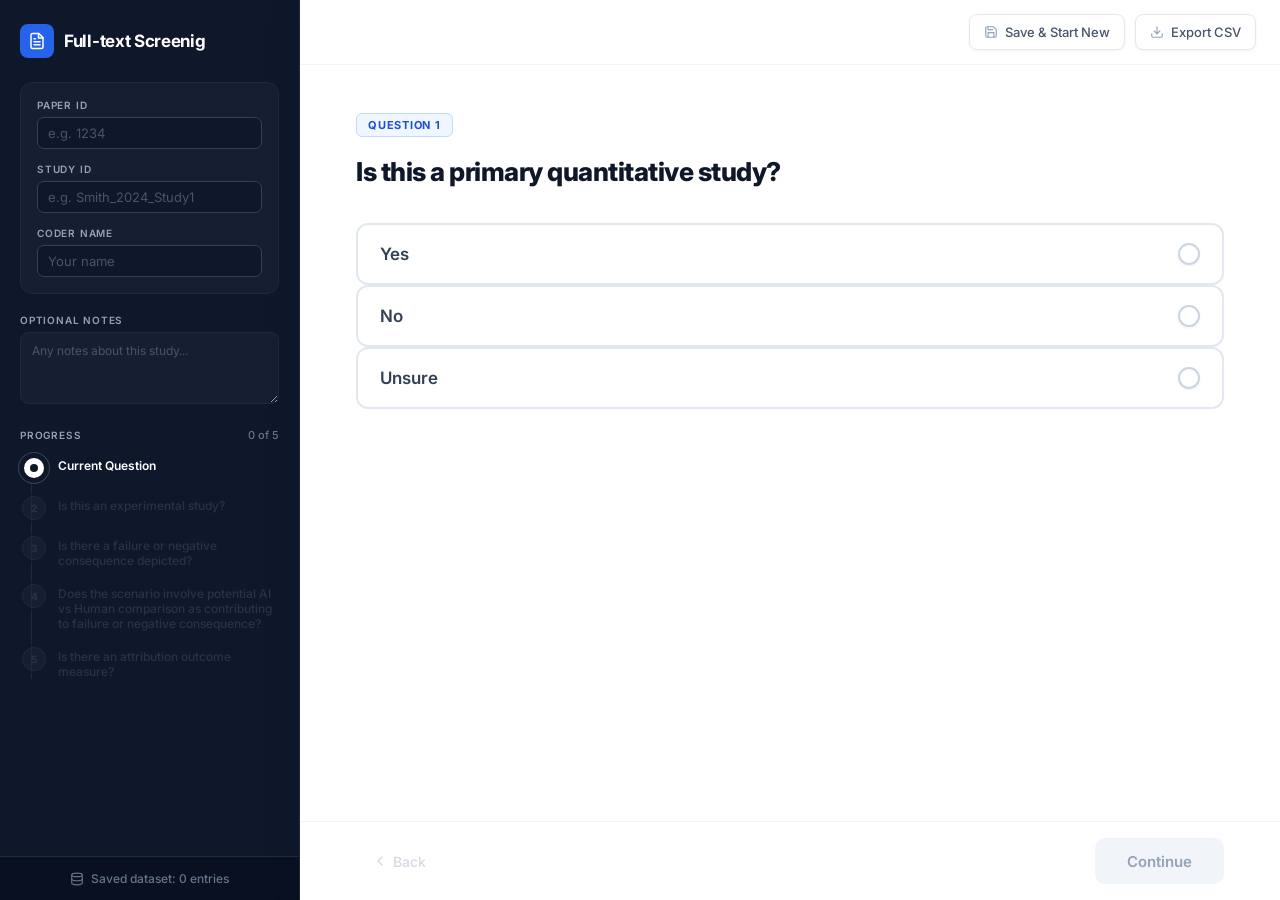
<file: index.html>
<!DOCTYPE html>
<html lang="en">
<head>
  <meta charset="UTF-8">
  <meta name="viewport" content="width=device-width, initial-scale=1.0">
  <title>AI vs Human Attribution Coding Tool</title>
  <link rel="preconnect" href="https://fonts.googleapis.com">
  <link rel="preconnect" href="https://fonts.gstatic.com" crossorigin>
  <link href="https://fonts.googleapis.com/css2?family=Inter:ital,opsz,wght@0,14..32,400;0,14..32,500;0,14..32,600;0,14..32,700;0,14..32,800;1,14..32,400&display=swap" rel="stylesheet">
  <style>
    *, *::before, *::after { box-sizing: border-box; margin: 0; padding: 0; }

    body {
      font-family: 'Inter', sans-serif;
      background: #0f172a;
      height: 100vh;
      overflow: hidden;
      display: flex;
    }

    /* ── Sidebar ─────────────────────────────────────────── */
    .sidebar {
      width: 300px;
      min-width: 300px;
      background: #0f172a;
      border-right: 1px solid #1e293b;
      display: flex;
      flex-direction: column;
      height: 100vh;
      overflow: hidden;
    }

    .sidebar-scroll {
      flex: 1;
      overflow-y: auto;
      padding: 24px 20px 12px;
      display: flex;
      flex-direction: column;
      gap: 20px;
    }

    .sidebar-scroll::-webkit-scrollbar { width: 4px; }
    .sidebar-scroll::-webkit-scrollbar-track { background: transparent; }
    .sidebar-scroll::-webkit-scrollbar-thumb { background: #334155; border-radius: 4px; }

    .logo {
      display: flex;
      align-items: center;
      gap: 10px;
      margin-bottom: 4px;
    }

    .logo-icon {
      width: 34px;
      height: 34px;
      background: #2563eb;
      border-radius: 8px;
      display: flex;
      align-items: center;
      justify-content: center;
      flex-shrink: 0;
    }

    .logo-text {
      font-size: 17px;
      font-weight: 700;
      color: #ffffff;
      letter-spacing: -0.3px;
    }

    /* Metadata card */
    .meta-card {
      background: rgba(30, 41, 59, 0.5);
      border: 1px solid #1e293b;
      border-radius: 12px;
      padding: 16px;
      display: flex;
      flex-direction: column;
      gap: 14px;
    }

    .meta-field label {
      display: block;
      font-size: 10px;
      font-weight: 600;
      color: #94a3b8;
      text-transform: uppercase;
      letter-spacing: 0.08em;
      margin-bottom: 6px;
    }

    .meta-field input {
      width: 100%;
      background: #0f172a;
      border: 1px solid #334155;
      border-radius: 7px;
      color: #f1f5f9;
      font-family: 'Inter', sans-serif;
      font-size: 13px;
      padding: 7px 10px;
      outline: none;
      transition: border-color 0.15s;
    }

    .meta-field input:focus { border-color: #2563eb; box-shadow: 0 0 0 3px rgba(37,99,235,0.15); }
    .meta-field input::placeholder { color: #475569; }

    /* Notes */
    .notes-section label {
      display: block;
      font-size: 10px;
      font-weight: 600;
      color: #94a3b8;
      text-transform: uppercase;
      letter-spacing: 0.08em;
      margin-bottom: 6px;
    }

    .notes-section textarea {
      width: 100%;
      background: rgba(30, 41, 59, 0.5);
      border: 1px solid #1e293b;
      border-radius: 8px;
      color: #cbd5e1;
      font-family: 'Inter', sans-serif;
      font-size: 12px;
      line-height: 1.5;
      padding: 9px 11px;
      resize: vertical;
      min-height: 72px;
      outline: none;
      transition: border-color 0.15s;
    }

    .notes-section textarea:focus { border-color: #2563eb; box-shadow: 0 0 0 3px rgba(37,99,235,0.15); }
    .notes-section textarea::placeholder { color: #475569; }

    /* Progress timeline */
    .progress-header {
      display: flex;
      justify-content: space-between;
      align-items: center;
      margin-bottom: 14px;
    }

    .progress-header-label {
      font-size: 10px;
      font-weight: 600;
      color: #94a3b8;
      text-transform: uppercase;
      letter-spacing: 0.08em;
    }

    .progress-header-count {
      font-size: 11px;
      font-weight: 500;
      color: #64748b;
    }

    .timeline {
      position: relative;
      padding-left: 2px;
    }

    .timeline::before {
      content: '';
      position: absolute;
      left: 11px;
      top: 0;
      bottom: 0;
      width: 1px;
      background: #1e293b;
    }

    .timeline-item {
      display: flex;
      align-items: flex-start;
      gap: 12px;
      margin-bottom: 16px;
      position: relative;
    }

    .timeline-item:last-child { margin-bottom: 0; }

    .timeline-dot {
      width: 24px;
      height: 24px;
      border-radius: 50%;
      flex-shrink: 0;
      display: flex;
      align-items: center;
      justify-content: center;
      position: relative;
      z-index: 1;
    }

    .timeline-dot.answered {
      background: #2563eb;
      box-shadow: 0 0 0 3px #0f172a;
    }

    .timeline-dot.current {
      background: #ffffff;
      border: 2px solid #0f172a;
      box-shadow: 0 0 0 3px #0f172a, 0 0 0 4px #334155;
    }

    .timeline-dot.upcoming {
      background: #1e293b;
      border: 1px solid #334155;
      box-shadow: 0 0 0 3px #0f172a;
    }

    .timeline-content { flex: 1; padding-top: 2px; }

    .timeline-content .q-text {
      font-size: 12px;
      font-weight: 500;
      color: #cbd5e1;
      line-height: 1.4;
      margin-bottom: 4px;
    }

    .timeline-content .q-answer {
      display: inline-block;
      font-size: 11px;
      font-weight: 700;
      color: #60a5fa;
      background: rgba(37, 99, 235, 0.15);
      border: 1px solid rgba(37, 99, 235, 0.3);
      border-radius: 4px;
      padding: 1px 7px;
    }

    .timeline-content .q-current-label {
      font-size: 12px;
      font-weight: 600;
      color: #ffffff;
    }

    .timeline-content .q-upcoming-label {
      font-size: 12px;
      font-weight: 500;
      color: #475569;
    }

    .timeline-item.upcoming-item { opacity: 0.45; }

    /* Sidebar footer */
    .sidebar-footer {
      padding: 14px 20px;
      border-top: 1px solid #1e293b;
      background: rgba(2, 6, 23, 0.4);
    }

    .dataset-count {
      display: flex;
      align-items: center;
      justify-content: center;
      gap: 7px;
      font-size: 12px;
      font-weight: 500;
      color: #64748b;
    }

    /* ── Main panel ──────────────────────────────────────── */
    .main-panel {
      flex: 1;
      background: #ffffff;
      display: flex;
      flex-direction: column;
      height: 100vh;
      overflow: hidden;
      box-shadow: -10px 0 30px rgba(0,0,0,0.04);
    }

    .top-bar {
      display: flex;
      justify-content: flex-end;
      gap: 10px;
      padding: 14px 24px;
      border-bottom: 1px solid #f1f5f9;
      background: rgba(255,255,255,0.9);
      backdrop-filter: blur(8px);
      flex-shrink: 0;
    }

    .top-bar-btn {
      display: flex;
      align-items: center;
      gap: 7px;
      height: 36px;
      padding: 0 14px;
      background: #ffffff;
      border: 1px solid #e2e8f0;
      border-radius: 8px;
      font-family: 'Inter', sans-serif;
      font-size: 13px;
      font-weight: 500;
      color: #475569;
      cursor: pointer;
      transition: background 0.15s, color 0.15s, box-shadow 0.15s;
      box-shadow: 0 1px 3px rgba(0,0,0,0.05);
    }

    .top-bar-btn:hover { background: #f8fafc; color: #0f172a; box-shadow: 0 2px 6px rgba(0,0,0,0.08); }
    .top-bar-btn svg { color: #94a3b8; }

    .question-area {
      flex: 1;
      overflow-y: auto;
      padding: 48px 56px 32px;
      display: flex;
      flex-direction: column;
    }

    .question-area::-webkit-scrollbar { width: 5px; }
    .question-area::-webkit-scrollbar-track { background: transparent; }
    .question-area::-webkit-scrollbar-thumb { background: #e2e8f0; border-radius: 4px; }

    .question-badge {
      display: inline-flex;
      align-items: center;
      background: #eff6ff;
      color: #1d4ed8;
      border: 1px solid #bfdbfe;
      border-radius: 6px;
      font-size: 11px;
      font-weight: 700;
      letter-spacing: 0.07em;
      text-transform: uppercase;
      padding: 4px 11px;
      margin-bottom: 20px;
      width: max-content;
    }

    .question-badge.review {
      background: #f0fdf4;
      color: #15803d;
      border-color: #bbf7d0;
    }

    #questionText {
      font-size: 26px;
      font-weight: 800;
      color: #0f172a;
      line-height: 1.15;
      letter-spacing: -0.5px;
      margin-bottom: 36px;
      max-width: 560px;
    }

    #questionText.helper {
      font-size: 15px;
      font-weight: 400;
      color: #64748b;
      line-height: 1.6;
      margin-top: -24px;
      margin-bottom: 24px;
      letter-spacing: 0;
    }

    /* Option cards */
    .options { display: flex; flex-direction: column; gap: 20px; max-width: 560px; }

    .option-card {
      display: flex;
      align-items: center;
      justify-content: space-between;
      padding: 18px 22px;
      border: 2px solid #e2e8f0;
      border-radius: 12px;
      background: #ffffff;
      cursor: pointer;
      transition: border-color 0.15s, background 0.15s, box-shadow 0.15s, transform 0.1s;
      font-family: 'Inter', sans-serif;
      text-align: left;
      width: 100%;
    }

    .option-card:hover {
      border-color: #cbd5e1;
      background: #f8fafc;
      box-shadow: 0 2px 8px rgba(0,0,0,0.05);
    }

    .option-card.selected {
      border-color: #2563eb;
      background: rgba(239,246,255,0.5);
      box-shadow: 0 1px 4px rgba(37,99,235,0.1);
      transform: scale(1.01);
    }

    .option-card-label {
      font-size: 17px;
      font-weight: 600;
      color: #334155;
      transition: color 0.15s;
    }

    .option-card.selected .option-card-label { color: #1e3a8a; }

    .option-radio {
      width: 22px;
      height: 22px;
      border-radius: 50%;
      border: 2px solid #cbd5e1;
      background: #ffffff;
      display: flex;
      align-items: center;
      justify-content: center;
      flex-shrink: 0;
      transition: border-color 0.15s, background 0.15s;
      box-shadow: 0 1px 3px rgba(0,0,0,0.06);
    }

    .option-card.selected .option-radio {
      border-color: #2563eb;
      background: #2563eb;
    }

    .option-radio-inner {
      width: 8px;
      height: 8px;
      border-radius: 50%;
      background: #ffffff;
      opacity: 0;
      transition: opacity 0.15s;
    }

    .option-card.selected .option-radio-inner { opacity: 1; }

    /* Text input question */
    .text-input-wrap { max-width: 560px; }

    .text-input-wrap input {
      width: 100%;
      border: 2px solid #e2e8f0;
      border-radius: 10px;
      font-family: 'Inter', sans-serif;
      font-size: 15px;
      color: #0f172a;
      padding: 13px 16px;
      outline: none;
      transition: border-color 0.15s, box-shadow 0.15s;
    }

    .text-input-wrap input:focus {
      border-color: #2563eb;
      box-shadow: 0 0 0 4px rgba(37,99,235,0.12);
    }

    .text-input-wrap input::placeholder { color: #94a3b8; }

    /* Summary / Review */
    .summary-grid {
      max-width: 560px;
      display: flex;
      flex-direction: column;
      gap: 8px;
    }

    .summary-row {
      display: flex;
      align-items: baseline;
      gap: 10px;
      padding: 10px 14px;
      background: #f8fafc;
      border: 1px solid #f1f5f9;
      border-radius: 8px;
    }

    .summary-key {
      font-size: 12px;
      font-weight: 600;
      color: #94a3b8;
      min-width: 160px;
      flex-shrink: 0;
    }

    .summary-val {
      font-size: 13px;
      font-weight: 500;
      color: #0f172a;
    }

    /* Bottom bar */
    .bottom-bar {
      display: flex;
      justify-content: space-between;
      align-items: center;
      padding: 16px 56px;
      border-top: 1px solid #f1f5f9;
      flex-shrink: 0;
      background: #ffffff;
    }

    .back-btn {
      display: flex;
      align-items: center;
      gap: 5px;
      height: 40px;
      padding: 0 16px;
      background: transparent;
      border: none;
      border-radius: 8px;
      font-family: 'Inter', sans-serif;
      font-size: 14px;
      font-weight: 500;
      color: #94a3b8;
      cursor: pointer;
      transition: background 0.15s, color 0.15s;
    }

    .back-btn:hover:not(:disabled) { background: #f1f5f9; color: #0f172a; }
    .back-btn:disabled { opacity: 0.4; cursor: not-allowed; }

    .continue-btn {
      height: 46px;
      padding: 0 32px;
      background: #2563eb;
      border: none;
      border-radius: 10px;
      font-family: 'Inter', sans-serif;
      font-size: 15px;
      font-weight: 600;
      color: #ffffff;
      cursor: pointer;
      transition: background 0.15s, box-shadow 0.15s, transform 0.1s;
      box-shadow: 0 1px 4px rgba(37,99,235,0.3);
    }

    .continue-btn:hover:not(:disabled) {
      background: #1d4ed8;
      box-shadow: 0 4px 12px rgba(37,99,235,0.35);
      transform: translateY(-1px);
    }

    .continue-btn:disabled {
      background: #f1f5f9;
      color: #94a3b8;
      box-shadow: none;
      cursor: not-allowed;
      transform: none;
    }

    /* Saved banner */
    .saved-banner {
      background: #f0fdf4;
      border: 1px solid #bbf7d0;
      border-radius: 10px;
      padding: 14px 18px;
      max-width: 560px;
      color: #15803d;
      font-size: 14px;
      font-weight: 500;
      margin-bottom: 20px;
    }
  </style>
</head>
<body>

<div class="sidebar">
  <div class="sidebar-scroll">

    <div class="logo">
      <div class="logo-icon">
        <svg xmlns="http://www.w3.org/2000/svg" width="18" height="18" viewBox="0 0 24 24" fill="none"
          stroke="#fff" stroke-width="2" stroke-linecap="round" stroke-linejoin="round">
          <path d="M14.5 2H6a2 2 0 0 0-2 2v16a2 2 0 0 0 2 2h12a2 2 0 0 0 2-2V7.5L14.5 2z"/>
          <polyline points="14 2 14 8 20 8"/>
          <line x1="16" x2="8" y1="13" y2="13"/>
          <line x1="16" x2="8" y1="17" y2="17"/>
          <line x1="10" x2="8" y1="9" y2="9"/>
        </svg>
      </div>
      <span class="logo-text">Full-text Screenig</span>
    </div>

    <div class="meta-card">
      <div class="meta-field">
        <label for="paperID">Paper ID</label>
        <input type="text" id="paperID" placeholder="e.g. 1234">
      </div>
      <div class="meta-field">
        <label for="studyID">Study ID</label>
        <input type="text" id="studyID" placeholder="e.g. Smith_2024_Study1">
      </div>
      <div class="meta-field">
        <label for="coderName">Coder Name</label>
        <input type="text" id="coderName" placeholder="Your name">
      </div>
    </div>

    <div class="notes-section">
      <label for="studyNotes">Optional Notes</label>
      <textarea id="studyNotes" placeholder="Any notes about this study..."></textarea>
    </div>

    <div class="progress-section">
      <div class="progress-header">
        <span class="progress-header-label">Progress</span>
        <span class="progress-header-count" id="progressCount">—</span>
      </div>
      <div class="timeline" id="timeline"></div>
    </div>

  </div>

  <div class="sidebar-footer">
    <div class="dataset-count">
      <svg xmlns="http://www.w3.org/2000/svg" width="14" height="14" viewBox="0 0 24 24" fill="none"
        stroke="currentColor" stroke-width="2" stroke-linecap="round" stroke-linejoin="round">
        <ellipse cx="12" cy="5" rx="9" ry="3"/>
        <path d="M3 5V19A9 3 0 0 0 21 19V5"/>
        <path d="M3 12A9 3 0 0 0 21 12"/>
      </svg>
      <span id="datasetCount">Saved dataset: 0 entries</span>
    </div>
  </div>
</div>

<div class="main-panel">
  <header class="top-bar">
    <button class="top-bar-btn" onclick="nextStudy()">
      <svg xmlns="http://www.w3.org/2000/svg" width="14" height="14" viewBox="0 0 24 24" fill="none"
        stroke="currentColor" stroke-width="2" stroke-linecap="round" stroke-linejoin="round">
        <path d="M19 21H5a2 2 0 0 1-2-2V5a2 2 0 0 1 2-2h11l5 5v11a2 2 0 0 1-2 2z"/>
        <polyline points="17 21 17 13 7 13 7 21"/>
        <polyline points="7 3 7 8 15 8"/>
      </svg>
      Save &amp; Start New
    </button>
    <button class="top-bar-btn" onclick="exportCSV()">
      <svg xmlns="http://www.w3.org/2000/svg" width="14" height="14" viewBox="0 0 24 24" fill="none"
        stroke="currentColor" stroke-width="2" stroke-linecap="round" stroke-linejoin="round">
        <path d="M21 15v4a2 2 0 0 1-2 2H5a2 2 0 0 1-2-2v-4"/>
        <polyline points="7 10 12 15 17 10"/>
        <line x1="12" x2="12" y1="15" y2="3"/>
      </svg>
      Export CSV
    </button>
  </header>

  <div class="question-area" id="questionArea">
    <div class="question-badge" id="questionBadge">QUESTION 1</div>
    <div id="questionText"></div>
    <div id="options"></div>
    <div id="summaryArea"></div>
  </div>

  <footer class="bottom-bar">
    <button class="back-btn" id="backButton" onclick="goBack()" disabled>
      <svg xmlns="http://www.w3.org/2000/svg" width="16" height="16" viewBox="0 0 24 24" fill="none"
        stroke="currentColor" stroke-width="2" stroke-linecap="round" stroke-linejoin="round">
        <polyline points="15 18 9 12 15 6"/>
      </svg>
      Back
    </button>
    <button class="continue-btn" id="continueBtn" disabled onclick="handleContinue()">
      Continue
    </button>
  </footer>
</div>

<script>
  const YES_NO_UNSURE = ["Yes", "No", "Unsure"];

  const questions = [
    { key: "primary_quantitative",       text: "Is this a primary quantitative study?",                                                                    options: YES_NO_UNSURE },
    { key: "experimental",               text: "Is this an experimental study?",                                                                           options: YES_NO_UNSURE },
    { key: "design_type",                text: "If experimental, what design?",                                                                            options: ["Within", "Between", "Not Applicable"], showIf: d => d.experimental === "Yes" },
    { key: "failure_present",            text: "Is there a failure or negative consequence depicted?",                                                     options: YES_NO_UNSURE },
    { key: "ai_human_comparison_possible", text: "Does the scenario involve potential AI vs Human comparison as contributing to failure or negative consequence?", options: YES_NO_UNSURE },
    { key: "error_type",                 text: "Error type:",                                                                                             options: ["Only_Humans", "Only_AI", "Both", "Different_Consequences", "Not_Applicable"], showIf: d => d.ai_human_comparison_possible === "Yes" },
    { key: "attribution_measure",        text: "Is there an attribution outcome measure?",                                                                options: YES_NO_UNSURE },
    { key: "DV_name",                    text: "Enter DV name exactly as written:",                                                                       type: "text", showIf: d => d.attribution_measure === "Yes" },
    { key: "ai_human_measures",          text: "Are there measures directly comparing AI vs Human?",                                                      options: YES_NO_UNSURE, showIf: d => d.ai_human_comparison_possible === "Yes" }
  ];

  let current = 0;
  let currentData = {};
  let questionHistory = [];
  let selectedAnswer = null;
  let dataset = JSON.parse(localStorage.getItem("aiCodingDataset")) || [];

  // ── Helpers ──────────────────────────────────────────────

  function getNextEligibleIndex(startIndex) {
    let idx = startIndex;
    while (idx < questions.length) {
      if (!questions[idx].showIf || questions[idx].showIf(currentData)) return idx;
      idx++;
    }
    return idx;
  }

  function visibleQuestions() {
    return questions.filter(q => !q.showIf || q.showIf(currentData));
  }

  function answeredCount() {
    return visibleQuestions().filter(q => currentData[q.key] !== undefined && currentData[q.key] !== "").length;
  }

  // ── Render ────────────────────────────────────────────────

  function renderQuestion() {
    current = getNextEligibleIndex(current);

    if (current >= questions.length) {
      showSummary();
      return;
    }

    selectedAnswer = currentData[questions[current].key] || null;

    const q = questions[current];
    const badge = document.getElementById("questionBadge");
    badge.className = "question-badge";
    badge.textContent = "QUESTION " + (visibleQuestions().indexOf(q) + 1);

    const qtEl = document.getElementById("questionText");
    qtEl.className = "";
    qtEl.textContent = q.text;

    document.getElementById("summaryArea").innerHTML = "";

    const optDiv = document.getElementById("options");
    optDiv.innerHTML = "";

    if (q.type === "text") {
      const wrap = document.createElement("div");
      wrap.className = "text-input-wrap";

      const inp = document.createElement("input");
      inp.type = "text";
      inp.value = currentData[q.key] || "";
      inp.placeholder = "Type here…";
      inp.addEventListener("input", () => {
        selectedAnswer = inp.value.trim();
        document.getElementById("continueBtn").disabled = !selectedAnswer;
      });

      wrap.appendChild(inp);
      optDiv.appendChild(wrap);

      document.getElementById("continueBtn").disabled = !inp.value.trim();
      selectedAnswer = inp.value.trim() || null;
    } else {
      q.options.forEach(opt => {
        const card = document.createElement("button");
        card.className = "option-card" + (selectedAnswer === opt ? " selected" : "");
        card.innerHTML = `<span class="option-card-label">${opt}</span>
          <div class="option-radio"><div class="option-radio-inner"></div></div>`;
        card.addEventListener("click", () => {
          document.querySelectorAll(".option-card").forEach(c => c.classList.remove("selected"));
          card.classList.add("selected");
          selectedAnswer = opt;
          document.getElementById("continueBtn").disabled = false;
        });
        optDiv.appendChild(card);
      });

      document.getElementById("continueBtn").disabled = !selectedAnswer;
    }

    document.getElementById("backButton").disabled = questionHistory.length === 0;
    updateSidebar();
  }

  function handleContinue() {
    if (!selectedAnswer) return;

    const q = questions[current];
    currentData[q.key] = selectedAnswer;

    // Clear dependent answers when a gate question changes
    if (q.key === "experimental" && selectedAnswer !== "Yes") delete currentData.design_type;
    if (q.key === "attribution_measure" && selectedAnswer !== "Yes") delete currentData.DV_name;
    if (q.key === "ai_human_comparison_possible" && selectedAnswer !== "Yes") {
      delete currentData.error_type;
      delete currentData.ai_human_measures;
    }

    const isYesNo = Array.isArray(q.options) && q.options.includes("Yes") && q.options.includes("No");

    if (isYesNo && selectedAnswer === "No") {
      questionHistory.push(current);
      showSummary();
      return;
    }

    questionHistory.push(current);
    current = getNextEligibleIndex(current + 1);

    if (current < questions.length) {
      selectedAnswer = null;
      renderQuestion();
    } else {
      showSummary();
    }
  }

  function goBack() {
    if (questionHistory.length === 0) return;
    current = questionHistory.pop();
    selectedAnswer = null;
    renderQuestion();
  }

  function showSummary() {
    selectedAnswer = null;

    const badge = document.getElementById("questionBadge");
    badge.className = "question-badge review";
    badge.textContent = "REVIEW";

    const qtEl = document.getElementById("questionText");
    qtEl.className = "";
    qtEl.textContent = "Review Current Study Entry";

    const optDiv = document.getElementById("options");
    optDiv.innerHTML = "";

    const notes = document.getElementById("studyNotes").value.trim();
    const summaryData = { ...currentData };
    if (notes) summaryData.notes = notes;

    const grid = document.createElement("div");
    grid.className = "summary-grid";

    Object.entries(summaryData).forEach(([k, v]) => {
      const row = document.createElement("div");
      row.className = "summary-row";
      row.innerHTML = `<span class="summary-key">${k}</span><span class="summary-val">${v}</span>`;
      grid.appendChild(row);
    });

    document.getElementById("summaryArea").innerHTML = "";
    document.getElementById("summaryArea").appendChild(grid);

    document.getElementById("continueBtn").disabled = true;
    document.getElementById("backButton").disabled = questionHistory.length === 0;

    updateSidebar(true);
  }

  // ── Sidebar ───────────────────────────────────────────────

  function updateSidebar(isSummary = false) {
    const visible = visibleQuestions();
    const total = visible.length;
    const answered = answeredCount();

    document.getElementById("progressCount").textContent = answered + " of " + total;
    document.getElementById("datasetCount").textContent =
      "Saved dataset: " + dataset.length + " " + (dataset.length === 1 ? "entry" : "entries");

    const timeline = document.getElementById("timeline");
    timeline.innerHTML = "";

    const currentQ = !isSummary && current < questions.length ? questions[current] : null;

    visible.forEach((q, idx) => {
      const isAnswered = currentData[q.key] !== undefined && currentData[q.key] !== "";
      const isCurrent = q === currentQ;
      const isUpcoming = !isAnswered && !isCurrent;

      const item = document.createElement("div");
      item.className = "timeline-item" + (isUpcoming ? " upcoming-item" : "");

      let dotHTML, contentHTML;

      if (isAnswered) {
        dotHTML = `<div class="timeline-dot answered">
          <svg xmlns="http://www.w3.org/2000/svg" width="12" height="12" viewBox="0 0 24 24" fill="none"
            stroke="#fff" stroke-width="3" stroke-linecap="round" stroke-linejoin="round">
            <polyline points="20 6 9 17 4 12"/>
          </svg>
        </div>`;
        contentHTML = `<div class="timeline-content">
          <div class="q-text">${q.text}</div>
          <span class="q-answer">${currentData[q.key]}</span>
        </div>`;
      } else if (isCurrent) {
        dotHTML = `<div class="timeline-dot current">
          <div style="width:8px;height:8px;border-radius:50%;background:#0f172a;"></div>
        </div>`;
        contentHTML = `<div class="timeline-content"><div class="q-current-label">Current Question</div></div>`;
      } else {
        dotHTML = `<div class="timeline-dot upcoming">
          <span style="font-size:10px;font-weight:700;color:#475569;">${idx + 1}</span>
        </div>`;
        contentHTML = `<div class="timeline-content"><div class="q-upcoming-label">${q.text}</div></div>`;
      }

      item.innerHTML = dotHTML + contentHTML;
      timeline.appendChild(item);
    });

    if (isSummary) {
      const item = document.createElement("div");
      item.className = "timeline-item";
      item.innerHTML = `<div class="timeline-dot" style="background:#15803d;box-shadow:0 0 0 3px #0f172a;">
        <svg xmlns="http://www.w3.org/2000/svg" width="12" height="12" viewBox="0 0 24 24" fill="none"
          stroke="#fff" stroke-width="3" stroke-linecap="round" stroke-linejoin="round">
          <polyline points="20 6 9 17 4 12"/>
        </svg>
      </div>
      <div class="timeline-content"><div class="q-current-label" style="color:#4ade80;">Ready to save</div></div>`;
      timeline.appendChild(item);
    }
  }

  // ── Save / Export ─────────────────────────────────────────

  function saveCurrentStudy(autoStartNew) {
    const paperID = document.getElementById("paperID").value.trim();
    const studyID = document.getElementById("studyID").value.trim();
    const coderName = document.getElementById("coderName").value.trim();
    const notes = document.getElementById("studyNotes").value.trim();

    if (!paperID || !studyID || !coderName) {
      alert("Please enter Paper ID, Study ID, and Coder Name before saving.");
      return false;
    }

    if (Object.keys(currentData).length === 0) {
      alert("Please complete at least one question before saving.");
      return false;
    }

    const record = {
      paper_id: paperID,
      study_id: studyID,
      coder: coderName,
      primary_quantitative: currentData.primary_quantitative ?? "",
      experimental: currentData.experimental ?? "",
      design_type: currentData.design_type ?? "",
      failure_present: currentData.failure_present ?? "",
      ai_human_comparison_possible: currentData.ai_human_comparison_possible ?? "",
      error_type: currentData.error_type ?? "",
      attribution_measure: currentData.attribution_measure ?? "",
      DV_name: currentData.DV_name ?? "",
      ai_human_measures: currentData.ai_human_measures ?? "",
      timestamp: new Date().toISOString(),
      notes: notes
    };

    dataset.push(record);
    localStorage.setItem("aiCodingDataset", JSON.stringify(dataset));

    currentData = {};
    questionHistory = [];
    current = 0;
    selectedAnswer = null;
    document.getElementById("paperID").value = "";
    document.getElementById("studyID").value = "";
    document.getElementById("coderName").value = "";
    document.getElementById("studyNotes").value = "";

    if (autoStartNew) {
      renderQuestion();
    } else {
      const badge = document.getElementById("questionBadge");
      badge.className = "question-badge review";
      badge.textContent = "SAVED";

      document.getElementById("questionText").textContent = "Study saved successfully.";
      document.getElementById("options").innerHTML = "";
      document.getElementById("summaryArea").innerHTML =
        `<div class="saved-banner">Study saved. Click <strong>Save &amp; Start New</strong> to code another study, or <strong>Export CSV</strong> to download the dataset.</div>`;

      document.getElementById("continueBtn").disabled = true;
      document.getElementById("backButton").disabled = true;
      updateSidebar();
    }

    return true;
  }

  function nextStudy() { saveCurrentStudy(true); }

  function exportCSV() {
    dataset = JSON.parse(localStorage.getItem("aiCodingDataset")) || [];
    if (dataset.length === 0) {
      alert("No data to export.");
      return;
    }

    const headers = [
      "paper_id",
      "study_id",
      "coder",
      "primary_quantitative",
      "experimental",
      "design_type",
      "failure_present",
      "ai_human_comparison_possible",
      "error_type",
      "attribution_measure",
      "DV_name",
      "ai_human_measures",
      "timestamp",
      "notes"
    ];

    let csv = headers.join(",") + "\n";

    dataset.forEach(row => {
      csv += headers
        .map(h => `"${String(row[h] ?? "").replace(/"/g, '""')}"`)
        .join(",") + "\n";
    });

    const blob = new Blob([csv], { type: "text/csv;charset=utf-8;" });
    const link = document.createElement("a");
    link.href = URL.createObjectURL(blob);
    link.download = "AI_Human_Coding_Dataset.csv";
    link.click();
  }

  // ── Boot ──────────────────────────────────────────────────
  renderQuestion();
</script>
</body>
</html>
</file>
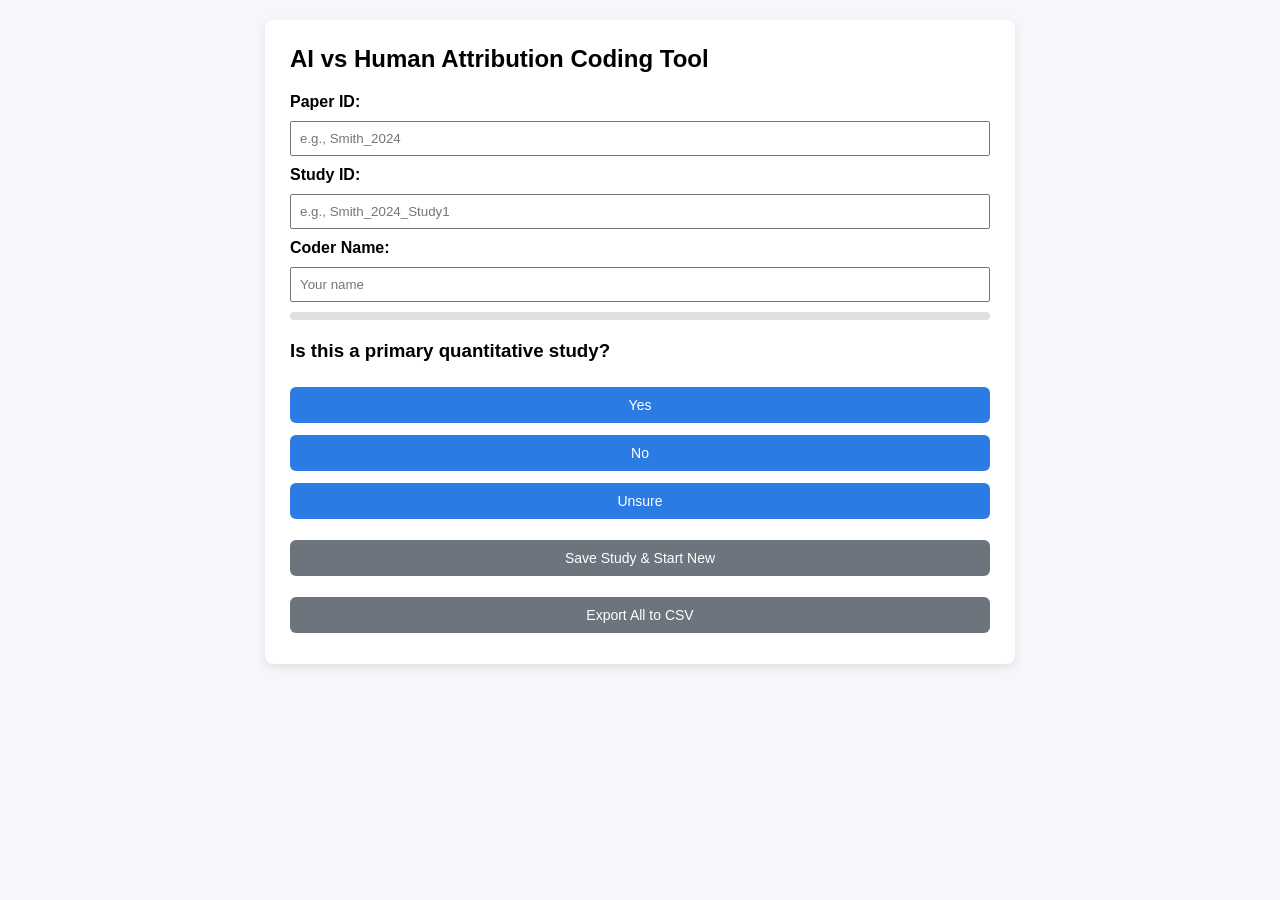
<file: Coding flow.html>
<!DOCTYPE html>
<html lang="en">
<head>
  <meta charset="UTF-8">
  <meta name="viewport" content="width=device-width, initial-scale=1.0">
  <title>AI vs Human Attribution Coding Tool</title>
  <style>
    body {
      font-family: Arial, sans-serif;
      background-color: #f5f7fa;
      margin: 0;
      padding: 20px;
    }

    .container {
      max-width: 750px;
      margin: auto;
    }

    .card {
      background: white;
      padding: 25px;
      border-radius: 8px;
      box-shadow: 0 3px 10px rgba(0,0,0,0.1);
    }

    h2 { margin-top: 0; }

    button {
      padding: 10px 16px;
      margin: 6px 0;
      border: none;
      border-radius: 6px;
      cursor: pointer;
      font-size: 14px;
      width: 100%;
    }

    .option { background-color: #2c7be5; color: white; }
    .option:hover { background-color: #1a68d1; }

    .nav-btn {
      background-color: #6c757d;
      color: white;
      margin-top: 15px;
    }

    .progress-bar {
      height: 8px;
      background-color: #e0e0e0;
      border-radius: 4px;
      margin-bottom: 20px;
    }

    .progress {
      height: 8px;
      background-color: #28a745;
      border-radius: 4px;
      width: 0%;
      transition: width 0.2s ease;
    }

    input[type="text"] {
      width: 100%;
      padding: 8px;
      margin: 10px 0;
      box-sizing: border-box;
    }

    .summary {
      background-color: #eef2f7;
      padding: 15px;
      border-radius: 6px;
      margin-top: 15px;
      font-size: 13px;
      white-space: pre-line;
    }

    .small-btn {
      width: auto;
      padding: 8px 12px;
      font-size: 12px;
      margin-top: 10px;
    }

    .helper-text {
      color: #555;
      font-size: 13px;
      margin-bottom: 10px;
    }
  </style>
</head>
<body>
  <div class="container">
    <div class="card">
      <h2>AI vs Human Attribution Coding Tool</h2>

      <label><strong>Paper ID:</strong></label>
      <input type="text" id="paperID" placeholder="e.g., Smith_2024">

      <label><strong>Study ID:</strong></label>
      <input type="text" id="studyID" placeholder="e.g., Smith_2024_Study1">

      <label><strong>Coder Name:</strong></label>
      <input type="text" id="coderName" placeholder="Your name">

      <div class="progress-bar">
        <div class="progress" id="progress"></div>
      </div>

      <h3 id="questionText"></h3>
      <div id="helperText" class="helper-text"></div>
      <div id="options"></div>

      <button class="nav-btn" onclick="nextStudy()">Save Study &amp; Start New</button>
      <button class="nav-btn" onclick="exportCSV()">Export All to CSV</button>

      <div id="summaryArea"></div>
    </div>
  </div>

  <script>
    const YES_NO_UNSURE = ["Yes", "No", "Unsure"];

    const questions = [
      { key: "primary_quantitative", text: "Is this a primary quantitative study?", options: YES_NO_UNSURE },
      { key: "experimental", text: "Is this an experimental study?", options: YES_NO_UNSURE },
      { key: "design_type", text: "If experimental, what design?", options: ["Within", "Between", "Not Applicable"], showIf: (data) => data.experimental === "Yes" },
      { key: "failure_present", text: "Is there a failure or negative consequence depicted?", options: YES_NO_UNSURE },
      { key: "ai_human_comparison_possible", text: "Does the scenario involve potential AI vs Human comparison?", options: YES_NO_UNSURE },
      {
        key: "error_type",
        text: "Error type:",
        options: ["Only_Humans", "Only_AI", "Both", "Different_Consequences", "Not_Applicable"],
        showIf: (data) => data.ai_human_comparison_possible === "Yes"
      },
      { key: "attribution_measure", text: "Is there an attribution outcome measure?", options: YES_NO_UNSURE },
      { key: "DV_name", text: "Enter DV name exactly as written:", type: "text", showIf: (data) => data.attribution_measure === "Yes" },
      { key: "ai_human_measures", text: "Are there measures directly comparing AI vs Human?", options: YES_NO_UNSURE, showIf: (data) => data.ai_human_comparison_possible === "Yes" }
    ];

    let current = 0;
    let currentData = {};
    let dataset = JSON.parse(localStorage.getItem("aiCodingDataset")) || [];

    function getNextEligibleIndex(startIndex) {
      let idx = startIndex;
      while (idx < questions.length) {
        const q = questions[idx];
        if (!q.showIf || q.showIf(currentData)) {
          return idx;
        }
        idx++;
      }
      return idx;
    }

    function goToNextQuestion() {
      current = getNextEligibleIndex(current + 1);
      if (current < questions.length) {
        renderQuestion();
      } else {
        showSummary();
      }
    }

    function renderQuestion() {
      current = getNextEligibleIndex(current);

      if (current >= questions.length) {
        showSummary();
        return;
      }

      const q = questions[current];
      document.getElementById("questionText").innerText = q.text;
      document.getElementById("helperText").innerText = "";
      const optionsDiv = document.getElementById("options");
      const summaryArea = document.getElementById("summaryArea");
      optionsDiv.innerHTML = "";
      summaryArea.innerHTML = "";

      updateProgress();

      if (q.type === "text") {
        document.getElementById("helperText").innerText = "Enter the response, then click Continue.";

        const input = document.createElement("input");
        input.type = "text";
        input.value = currentData[q.key] || "";
        input.placeholder = "Type here";

        const saveBtn = document.createElement("button");
        saveBtn.className = "option";
        saveBtn.innerText = "Continue";
        saveBtn.onclick = () => {
          currentData[q.key] = input.value.trim();
          goToNextQuestion();
        };

        optionsDiv.appendChild(input);
        optionsDiv.appendChild(saveBtn);
        return;
      }

      q.options.forEach(opt => {
        const btn = document.createElement("button");
        btn.className = "option";
        btn.innerText = opt;
        btn.onclick = () => {
          currentData[q.key] = opt;

          // Skip dependent follow-up item(s) when they do not apply.
          if (q.key === "experimental" && opt !== "Yes") {
            delete currentData.design_type;
          }
          if (q.key === "attribution_measure" && opt !== "Yes") {
            delete currentData.DV_name;
          }
          if (q.key === "ai_human_comparison_possible" && opt !== "Yes") {
            delete currentData.error_type;
            delete currentData.ai_human_measures;
          }

          // Selecting "No" on any Yes/No-style question jumps straight
          // to the final review step, where the coder can click
          // "Save Study & Start New".
          const hasYes = Array.isArray(q.options) && q.options.includes("Yes");
          const hasNo = Array.isArray(q.options) && q.options.includes("No");
          if (hasYes && hasNo && opt === "No") {
            showSummary();
            return;
          }

          goToNextQuestion();
        };
        optionsDiv.appendChild(btn);
      });
    }

    function updateProgress() {
      const visibleQuestions = questions.filter(q => !q.showIf || q.showIf(currentData));
      const answeredVisible = visibleQuestions.filter(q => currentData[q.key] !== undefined && currentData[q.key] !== "").length;
      const percent = visibleQuestions.length ? (answeredVisible / visibleQuestions.length) * 100 : 0;
      document.getElementById("progress").style.width = percent + "%";
    }

    function showSummary() {
      updateProgress();
      document.getElementById("questionText").innerText = "Review Current Study Entry";
      document.getElementById("helperText").innerText = "You can click Save Study & Start New to save this study, or export the accumulated dataset.";
      document.getElementById("options").innerHTML = "";
      document.getElementById("summaryArea").innerHTML = "<div class='summary'>" + JSON.stringify(currentData, null, 2) + "</div>";
    }

    function saveCurrentStudy(autoStartNew = false) {
      const paperID = document.getElementById("paperID").value.trim();
      const studyID = document.getElementById("studyID").value.trim();
      const coderName = document.getElementById("coderName").value.trim();

      if (!paperID || !studyID || !coderName) {
        alert("Please enter Paper ID, Study ID, and Coder Name before the questionnaire can end and save.");
        return false;
      }

      if (Object.keys(currentData).length === 0) {
        alert("Please complete at least one question before saving.");
        return false;
      }

      currentData.paper_id = paperID;
      currentData.study_id = studyID;
      currentData.coder = coderName;
      currentData.timestamp = new Date().toISOString();

      dataset.push({ ...currentData });
      localStorage.setItem("aiCodingDataset", JSON.stringify(dataset));

      if (autoStartNew) {
        currentData = {};
        current = 0;
        document.getElementById("summaryArea").innerHTML = "";
        renderQuestion();
      } else {
        document.getElementById("questionText").innerText = "Study saved";
        document.getElementById("helperText").innerText = "This study has been saved. Click 'Save Study & Start New' to begin the next study, or export the dataset.";
        document.getElementById("options").innerHTML = "";
        document.getElementById("summaryArea").innerHTML = "<div class='summary'>" + JSON.stringify(currentData, null, 2) + "</div>";
        currentData = {};
        current = 0;
      }

      return true;
    }

    function nextStudy() {
      saveCurrentStudy(true);
    }

    function exportCSV() {
      dataset = JSON.parse(localStorage.getItem("aiCodingDataset")) || [];

      if (dataset.length === 0) {
        alert("No data to export.");
        return;
      }

      const headers = [...new Set(dataset.flatMap(row => Object.keys(row)))];
      let csv = headers.join(",") + "\n";

      dataset.forEach(row => {
        csv += headers.map(h => `"${String(row[h] ?? "").replace(/"/g, '""')}"`).join(",") + "\n";
      });

      const blob = new Blob([csv], { type: "text/csv;charset=utf-8;" });
      const link = document.createElement("a");
      link.href = URL.createObjectURL(blob);
      link.download = "AI_Human_Coding_Dataset.csv";
      link.click();
    }

    renderQuestion();
  </script>
</body>
</html>
</file>
